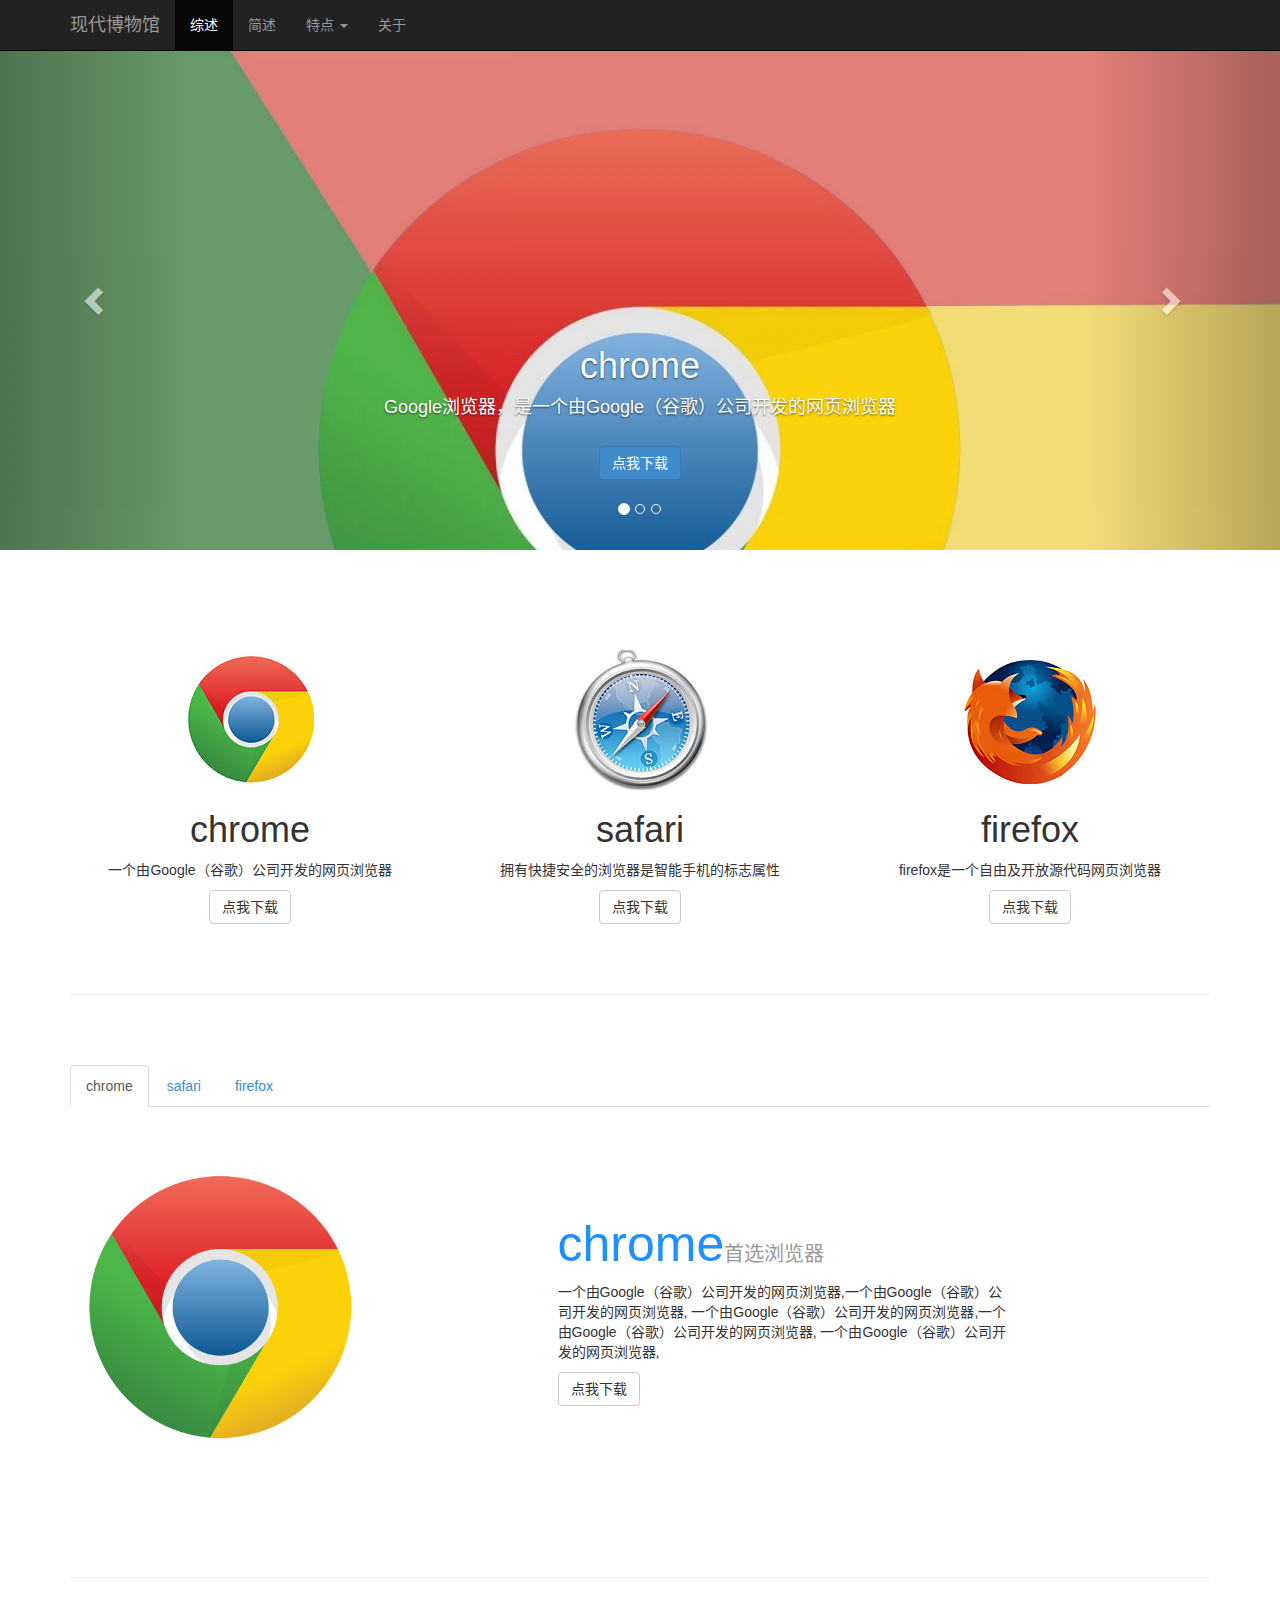
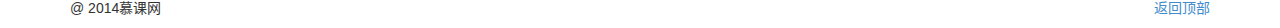
<file: Browser display page/index.html>
<!DOCTYPE html>
<html lang="zh-CN">
    <head>
        <meta charset="utf-8">
        <meta http-equiv="X-UA-Compatible" content="IE=edge">
        <meta name="viewport" content="width=device-width, initial-scale=1">
        <title>浏览器展示页面</title>
        <link href="css/bootstrap.min.css" rel="stylesheet">
        <link href="style.css" rel="stylesheet">
        <!--[if lt IE 9]>
        <script src="js/html5shiv.js"></script>
        <script src="js/respond.min.js"></script>
        <![endif]-->
    </head>
    <body>
        <nav class="navbar navbar-default navbar-inverse navbar-fixed-top" role="navigation">
        <div class="container">
            <div class="navbar-header">
                <button type="button" class="navbar-toggle collapsed" data-toggle="collapse" data-target="#bs-example-navbar-collapse-1">
                    <span class="sr-only">Toggle navigation</span>
                    <span class="icon-bar"></span>
                    <span class="icon-bar"></span>
                    <span class="icon-bar"></span>
                </button>
                <a class="navbar-brand" href="#">现代博物馆</a>
            </div>

            <div class="collapse navbar-collapse" id="bs-example-navbar-collapse-1">
                <ul class="nav navbar-nav">
                    <li class="active"><a href="#top">综述</a></li>
                    <li><a href="#threeColumn">简述</a></li>
                    <li class="dropdown">
                        <a href="#" class="dropdown-toggle" data-toggle="dropdown" role="button" aria-haspopup="true" aria-expanded="false">
                            特点
                            <span class="caret"></span>
                        </a>
                        <ul class="dropdown-menu" aria-labelledby="dropdownMenu1">
                            <li><a href="#chrome">chrome</a></li>
                            <li><a href="#safari">safari</a></li>
                            <li><a href="#firefox">firefox</a></li>
                        </ul>
                    </li>
                    <li><a href="#" data-toggle="modal" data-target=".modal">关于</a></li>
                </ul>
            </div>
        </div>
    </nav>
        <div id="carousel-example-generic" class="carousel slide" data-ride="carousel">
            <ol class="carousel-indicators">
                <li data-target="#carousel-example-generic" data-slide-to="0" class="active"></li>
                <li data-target="#carousel-example-generic" data-slide-to="1"></li>
                <li data-target="#carousel-example-generic" data-slide-to="2"></li>
            </ol>
            <div class="carousel-inner" role="listbox">
                <div class="item active">
                    <img src="images/chrome-big.jpg" alt="chrome">
                    <div class="carousel-caption">
                        <h1>chrome</h1>
                        <p>Google浏览器，是一个由Google（谷歌）公司开发的网页浏览器</p>
                        <button class="btn btn-primary">点我下载</button>
                    </div>
                </div>
                <div class="item">
                    <img src="images/safari-big.jpg" alt="safari">
                    <div class="carousel-caption">
                        <h1>safari</h1>
                        <p>拥有快捷安全的浏览器是智能手机的标志属性</p>
                        <button class="btn btn-primary">点我下载</button>
                    </div>
                </div>
                <div class="item">
                    <img src="images/firefox-big.jpg" alt="firefox">
                    <div class="carousel-caption">
                        <h1>firefox</h1>
                        <p>firefox是一个自由及开放源代码网页浏览器</p>
                        <button class="btn btn-primary">点我下载</button>
                    </div>
                </div>
            </div>
            <a class="left carousel-control" href="#carousel-example-generic" role="button" data-slide="prev">
                <span class="glyphicon glyphicon-chevron-left" aria-hidden="true"></span>
                <span class="sr-only">上一页</span>
            </a>
            <a class="right carousel-control" href="#carousel-example-generic" role="button" data-slide="next">
                <span class="glyphicon glyphicon-chevron-right" aria-hidden="true"></span>
                <span class="sr-only">下一页</span>
            </a>
        </div>
        <div class="container">
            <div class="row" id="threeColumn">
                <div class="col-md-4">
                    <img src="images/chrome-logo-small.jpg" alt="chrome" />
                    <h1>chrome</h1>
                    <p>一个由Google（谷歌）公司开发的网页浏览器</p>
                    <button class="btn btn-default">点我下载</button>
                </div>
                <div class="col-md-4">
                    <img src="images/safari-logo-small.jpg" alt="safari" />
                    <h1>safari</h1>
                    <p>拥有快捷安全的浏览器是智能手机的标志属性</p>
                    <button class="btn btn-default">点我下载</button>
                </div>
                <div class="col-md-4">
                    <img src="images/firefox-logo-small.jpg" alt="firefox" />
                    <h1>firefox</h1>
                    <p>firefox是一个自由及开放源代码网页浏览器</p>
                    <button class="btn btn-default">点我下载</button>
                </div>
            </div>
            <hr class="divider">
            <div class="tabs" id="tab-list">
                <ul class="nav nav-tabs" role="tablist">
                    <li role="presentation" class="active"><a href="#chrome" aria-controls="chrome" role="tab" data-toggle="tab">chrome</a></li>
                    <li role="presentation"><a href="#safari" aria-controls="safari" role="tab" data-toggle="tab">safari</a></li>
                    <li role="presentation"><a href="#firefox" aria-controls="firefox" role="tab" data-toggle="tab">firefox</a></li>
                </ul>
                <div class="tab-content">
                    <div role="tabpanel" class="tab-pane active" id="chrome">
                        <div class="row info-text">
                            <div class="col-md-5">
                                <img src="images/chrome-logo.jpg" alt="chrome" />
                            </div>
                            <div class="col-md-7">
                                <h1>chrome<small>首选浏览器</small></h1>
                                <p>一个由Google（谷歌）公司开发的网页浏览器,一个由Google（谷歌）公司开发的网页浏览器,
                                    一个由Google（谷歌）公司开发的网页浏览器,一个由Google（谷歌）公司开发的网页浏览器,
                                    一个由Google（谷歌）公司开发的网页浏览器,</p>
                                <button class="btn btn-default">点我下载</button>
                            </div>
                        </div>
                    </div>
                    <div role="tabpanel" class="tab-pane" id="safari">
                        <div class="row info-text">
                            <div class="col-md-7">
                                <h1>safari<small>首选浏览器</small></h1>
                                <p>拥有快捷安全的浏览器是智能手机的标志属性,拥有快捷安全的浏览器是智能手机的标志属性,
                                    拥有快捷安全的浏览器是智能手机的标志属性,拥有快捷安全的浏览器是智能手机的标志属性,
                                    拥有快捷安全的浏览器是智能手机的标志属性,</p>
                                <button class="btn btn-default">点我下载 </button>
                            </div>
                            <div class="col-md-5">
                                <img src="images/safari-logo.jpg" alt="safari" />
                            </div>
                        </div>
                    </div>
                    <div role="tabpanel" class="tab-pane" id="firefox">
                        <div class="row info-text">
                            <div class="col-md-5">
                                <img src="images/firefox-logo.jpg" alt="firefox" />
                            </div>
                            <div class="col-md-7">
                                <h1>firefox<small>首选浏览器</small></h1>
                                <p>firefox是一个自由及开放源代码网页浏览器,firefox是一个自由及开放源代码网页浏览器,
                                    firefox是一个自由及开放源代码网页浏览器,firefox是一个自由及开放源代码网页浏览器,
                                    firefox是一个自由及开放源代码网页浏览器,</p>
                                <button class="btn btn-default">点我下载</button>
                            </div>
                        </div>
                    </div>
                </div>
            </div>

            <hr>

            <div>
                <footer>
                    <p class="pull-right"><a href="#top">返回顶部</a></p>
                    <p>@ 2014慕课网</p>
                </footer>
            </div>
        </div>

    <div class="modal fade">
        <div class="modal-dialog">
            <div class="modal-content">
                <div class="modal-header">
                    <button type="button" class="close" data-dismiss="modal" aria-label="Close"><span aria-hidden="true">&times;</span></button>
                    <h4 class="modal-title">关于</h4>
                </div>
                <div class="modal-body">
                    <p>以独家视频教程、在线编程工具、学习计划、问答社区为核心特色。
                        在这里，你可以找到最好的互联网技术牛人，也可以通过免费的在线公开视频课程学习国内领先的互联网IT技术。</p>
                </div>
                <div class="modal-footer">
                    <button type="button" class="btn btn-default" data-dismiss="modal">了解了</button>
                </div>
            </div>
        </div>
    </div>
    <script src="js/jquery-1.11.1.min.js"></script>
    <script src="js/bootstrap.min.js"></script>
    <script>
        $(document).ready(function(){
            $("#bs-example-navbar-collapse-1 .dropdown-menu a").click(function(){
                var href=$(this).attr("href");

                $("#tab-list a[href='"+href+"']").tab("show");
            });
        });
    </script>
    </body>
</html>
</file>
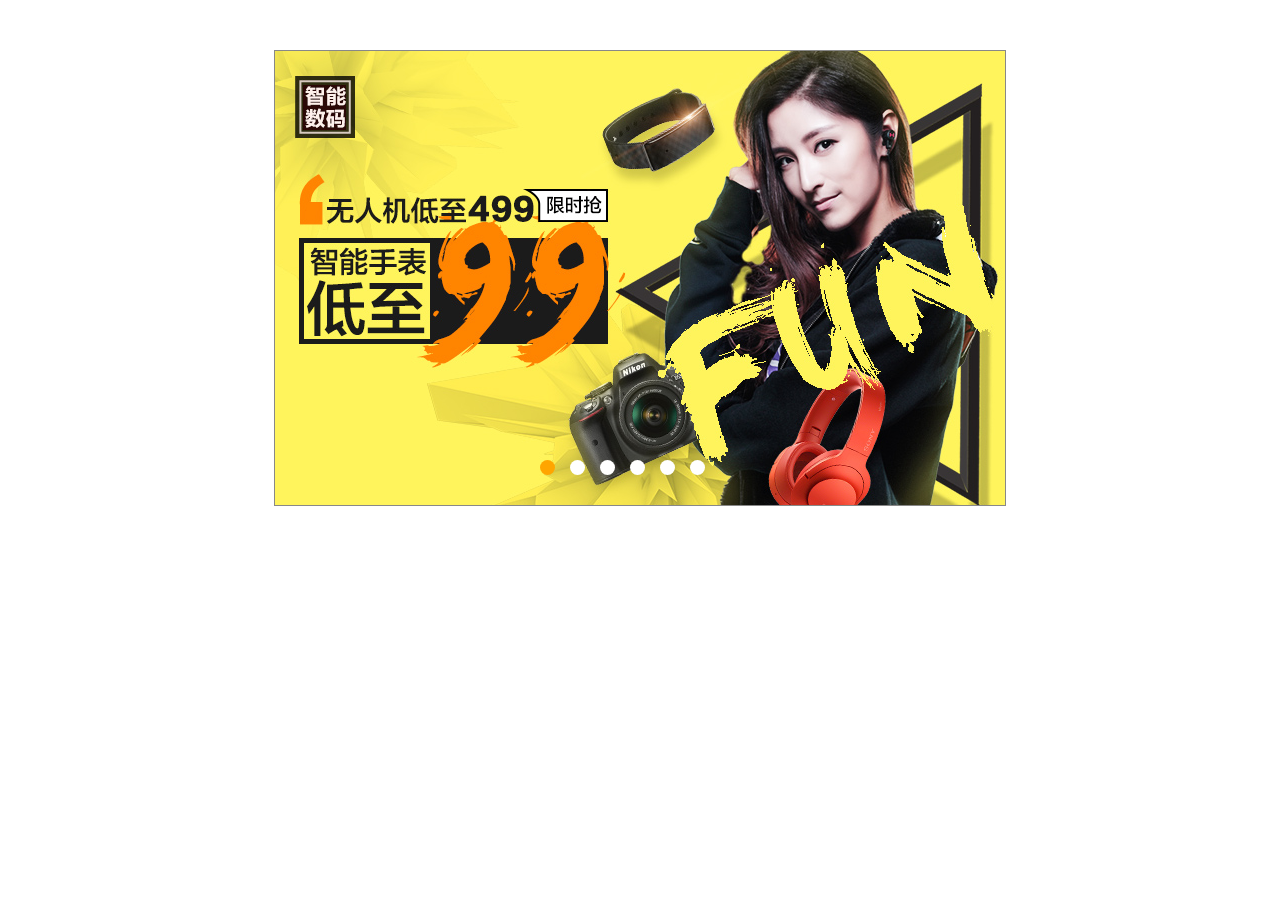
<file: carousel/index.html>
<!DOCTYPE html>
<html lang="en">
<head>
	<meta charset="UTF-8">
	<title>Carousel</title>
	<script type="text/javascript" src="jquery-1.11.1.min.js"></script>
	<style type="text/css">
		.body,ul,ul li{
			margin:0;
			padding: 0;
		}
		.carousel{
			height:454px;
			width:730px;
			margin:50px auto;
			border:1px solid #888;
			overflow:hidden;
			font-size:33px;
			color:#fff;
			font-weight:900;
			position:relative;
		}
		.carousel .pic{
			list-style: none;
			width:5555px;
			position:absolute;
			top:0;
			left:0;
		}
		.carousel ul li
		{
			float:left;
		}
		.btn{
			height:80px;
			width:50px;
			line-height:80px;
			text-align:center;
			opacity:0.8;
			background-color:#444;
			cursor:pointer;
			display: none;
			position:absolute;
			top:200px;
			z-index: 555;
		}
		.pre{
			left:0px;
		}
		.next{
			right:0px;
		}
		.carousel:hover .btn{
			display: block;
		}
		.num{
			list-style:none;
			position:absolute;
			bottom:30px;
			left:250px;
		}
		.num li{
			height:15px;
			width:15px;
			background-color:#fff;
			margin-left:15px;
			border-radius:50%;
			-moz-border-radius:50%;
			-webkit-border-radius:50%;
			-ms-border-radius:50%;
			-o-border-radius:50%;
		}
		.num li.on{
			background-color: orange;
		}
	</style>
</head>
<body>
	<div class="carousel">
		<ul class="pic">
			<li><a href="#"><img src="images/1.jpg" /></a>
			<li><a href="#"><img src="images/2.jpg" /></a>
			<li><a href="#"><img src="images/3.jpg" /></a>
			<li><a href="#"><img src="images/4.jpg" /></a>
			<li><a href="#"><img src="images/5.jpg" /></a>
			<li><a href="#"><img src="images/6.jpg" /></a>
		</ul>
		<ul class="num">
			
		</ul>
		<div class="btn pre">&lt</div>
		<div class="btn next">&gt</div>
	</div>

	<script type="text/javascript">
		$(document).ready(function () {
			var i = 0;
			//clone
			var clone = $(".pic li").first().clone();
			$(".pic").append(clone);
			var size = $(".pic li").size();
			
			for (var j = 0; j < size - 1; j++) {
				$(".num").append("<li></li>");
			}

			$(".num li").first().addClass("on");

			//Automatic carousel
			var auto = setInterval(function () {
				i++;
				move();
			},2000);

			//Hover event
			$(".carousel").hover(function () {
				clearInterval(auto);
			},function () {
				auto = setInterval(function () {
					i++;
					move();
				},2000);
			})

			//Dot switch
			$(".num li").hover(function () {
				var index = $(this).index();
				i = index;
				$(".pic").stop().animate({ left:-index * 730},500);
				$(this).addClass("on").siblings().removeClass("on");
			})

			//Button to the left 
			$(".pre").click(function () {
				i--;
				move();
			})

			//Button to the right
			$(".next").click(function () {
				i++;
				move();
			})
			
			//Move event
			function move() {			
				if (i == size) {
					$(".pic").css({left: 0 });
					i = 1;
				}

				// if (i == -1) {
				// 	$(".pic").css({left: -(size - 1) * 730});
				// 	i = size - 2;
				// }

				$(".pic").stop().animate({left: -i * 730 },500);

				if (i == size - 1) {
					$(".num li").eq(0).addClass("on").siblings().removeClass("on");
				} else {
					$(".num li").eq(i).addClass("on").siblings().removeClass("on");
				}
			}

		})
	</script>
</body>
</html>
</file>
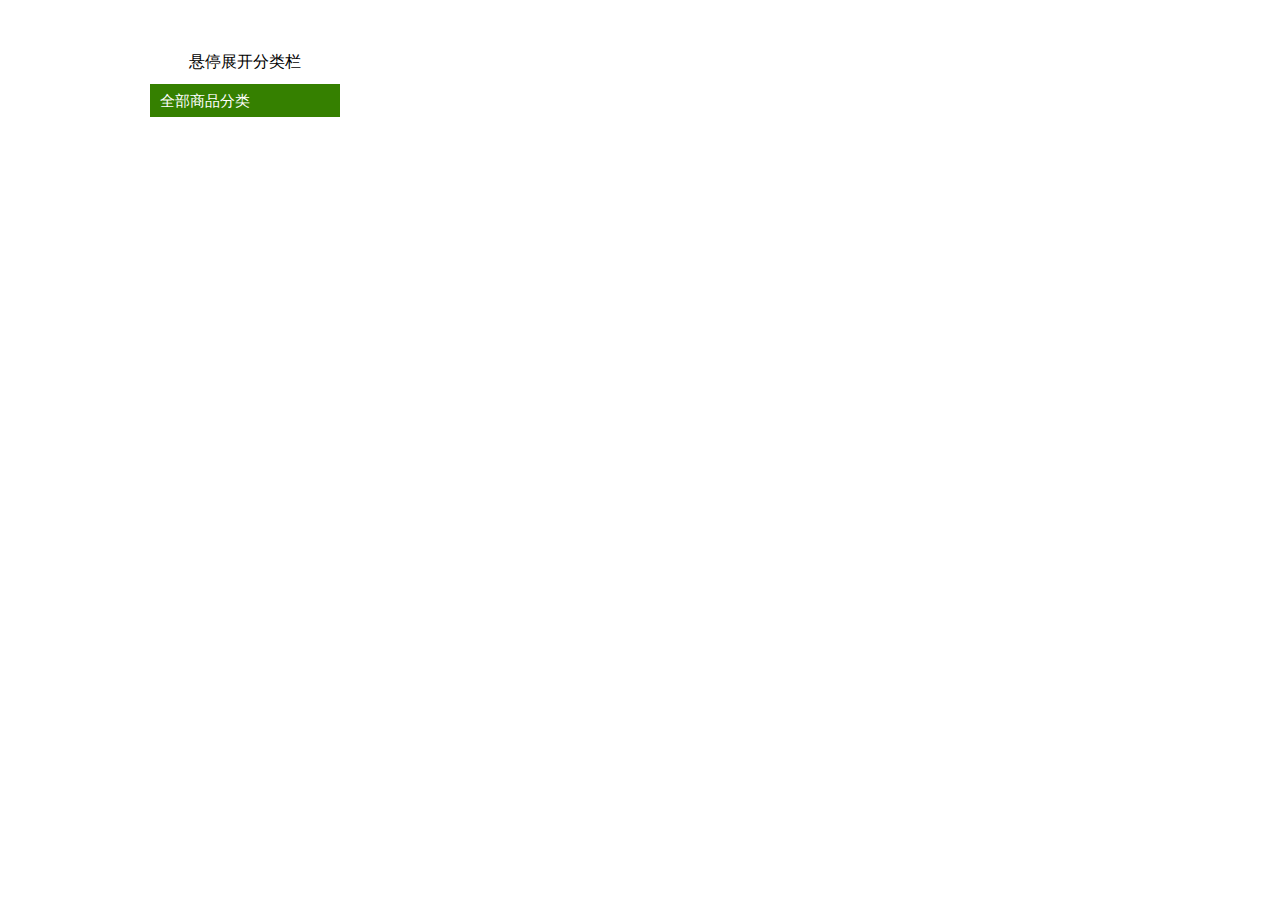
<file: Mall classified menu/index.html>
<!DOCTYPE html>
<html lang="en">
<head>
	<meta charset="UTF-8">
	<title>商城分类栏</title>
	<link rel="stylesheet" type="text/css" href="css/reset.css" />
	<link rel="stylesheet" type="text/css" href="css/style.css" />
</head>
<body>
	<div class="box">
		<p>悬停展开分类栏</p>
		<div class="allbtn">
			<h2><a href="#" title="">全部商品分类</a></h2>
			<ul class="class-section">
				<li class="btn1 clear">
					<h3>
						<span></span>
						<a href="#" title="">各地名优茶</a>
					</h3>
					<div class="clear">
						<dl>
							<dt>热门</dt>
							<dd>
								<a href="#">西湖龙井</a>
								<a href="#">金骏眉</a>
								<a href="#">大红袍</a>
								<a href="#">铁观音</a>
							</dd>
						</dl>
						<dl>
							<dt>名茶</dt>
							<dd>
								<a href="#">红茶</a>
								<a href="#">绿茶</a>
								<a href="#">乌龙茶</a>
								<a href="#">黑茶</a>
								<a href="#">白茶</a>
							</dd>
						</dl>
					</div>
					<div class="level2">
						<dl>
							<dt>绿茶</dt>
							<dd>
								<a href="#">西湖龙井</a>
								<a href="#">龙井</a>
								<a href="#">黄山毛峰</a>
								<a href="#">其他绿茶</a>
							</dd>
							<dt>乌龙茶</dt>
							<dd>
								<a href="#">铁观音</a>
								<a href="#">大红袍</a>
								<a href="#">水仙</a>
								<a href="#">肉桂</a>
								<a href="#">台湾乌龙</a>
								<a href="#">其他</a>
								<a href="#">乌龙茶</a>
							</dd>
							<dt>红茶</dt>
							<dd>
								<a href="#">金骏眉</a>
								<a href="#">正山小种</a>
								<a href="#">祁门红茶</a>
								<a href="#">坦洋工夫</a>
								<a href="#">其他红茶</a>
								<a href="#">政和工夫</a>
								<a href="#">滇红工夫</a>
							</dd>
							<dt>黑茶</dt>
							<dd>
								<a href="#">白沙溪黑茶</a>
								<a href="#">普洱茶饼</a>
								<a href="#">普洱沱茶</a>
								<a href="#">普洱茶砖</a>
								<a href="#">普洱散茶</a>
								<a href="#">其他黑茶</a>
							</dd>
							<dt>白茶</dt>
							<dd>
								<a href="#">白牡丹</a>
								<a href="#">白毫银针</a>
								<a href="#">寿眉</a>			
								<a href="#">其他白茶</a>
							</dd>
						</dl>
						<dl>
							<dt>品牌</dt>
							<dd>
								<a href="#">滋恩</a>
								<a href="#">远荣</a>
								<a href="#">顶峰</a>			
								<a href="#">公泰</a>
								<a href="#">一品堂</a>
								<a href="#">好吉</a>
								<a href="#">绿雪芽</a>
								<a href="#">台湾梅山制茶</a>
								<a href="#">白沙溪</a>
								<a href="#">联兴茶叶</a>
							</dd>
						</dl>
						<dl>
							<dt>价格</dt>
							<dd>
								<a href="#">100元及以下</a>
								<a href="#">100-300元</a>
								<a href="#">300元及以上</a>						
							</dd>
						</dl>
						<dl>
							<dt>净含量</dt>
							<dd>
								<a href="#">50g及以下</a>
								<a href="#">51-100g</a>
								<a href="#">101-250g</a>
								<a href="#">250g以上</a>						
							</dd>
						</dl>
						<dl>
							<dt>包装</dt>
							<dd>
								<a href="#">经济自饮装</a>
								<a href="#">精美礼品装</a>						
							</dd>
						</dl>
						<span><a href=""></a></span>
					</div>
				</li>
				<li class="btn2 clear">
					<h3>
						<span></span>
						<a href="#" title="">花草保健茶</a>
					</h3>
					<div class="clear">
						<dl>
							<dt>推荐</dt>
							<dd>
								<a href="#">大麦茶</a>
								<a href="#">苦芥茶</a>
								<a href="#">玫瑰花茶</a>
								<a href="#">雪菊</a>
								<a href="#">蜂蜜木瓜粉</a>
							</dd>
						</dl>
					</div>
					<div class="level2">
						<dl>
							<dt>瘦身</dt>
							<dd>
								<a href="#">玫瑰荷叶茶</a>
								<a href="#">玄米茶</a>
								<a href="#">兰香子</a>
								<a href="#">纤维泡腾片</a>
								<a href="#">青梅苹果酸</a>
								<a href="#">三草茶</a>
							</dd>
							<dt>美容</dt>
							<dd>
								<a href="#">法兰西玫瑰</a>
								<a href="#">冻干柠檬片</a>
								<a href="#">果粒茶</a>
								<a href="#">大麦茶</a>
								<a href="#">蜂蜜抹茶粉</a>	
							</dd>
							<dt>丰胸</dt>
							<dd>
								<a href="#">木瓜葛根粉</a>
								<a href="#">蜂蜜木瓜粉</a>
								<a href="#">红酒木瓜丽人饮</a>
							</dd>
						</dl>
						<dl>
							<dt>品牌</dt>
							<dd>
								<a href="#">与花香</a>
								<a href="#">美丽快攻</a>
								<a href="#">顶峰</a>	
							</dd>
						</dl>
						<dl>
							<dt>价格</dt>
							<dd>
								<a href="#">100元及以下</a>
								<a href="#">100-300元</a>
								<a href="#">300元及以上</a>						
							</dd>
						</dl>
						<dl>
							<dt>净含量</dt>
							<dd>
								<a href="#">50g及以下</a>
								<a href="#">51-100g</a>
								<a href="#">101-250g</a>
								<a href="#">250g以上</a>						
							</dd>
						</dl>
						<dl>
							<dt>包装</dt>
							<dd>
								<a href="#">经济自饮装</a>
								<a href="#">精美礼品装</a>						
							</dd>
						</dl>
						<span><a href=""></a></span>
					</div>
				</li>
				<li class="btn3 clear">
					<h3>
						<span></span>
						<a href="#" title="">精选茶具</a>
					</h3>
					<div class="clear">
						<dl>
							<dt>推荐</dt>
							<dd>
								<a href="#">功夫茶具</a>
								<a href="#">个人杯</a>
								<a href="#">茶宠</a>
								<a href="#">茶叶罐</a>
							</dd>
						</dl>
					</div>
					<div class="level2 clear">
						<dl>
							<dt>陶瓷</dt>
							<dd>
								<a href="#">茶叶罐</a>
								<a href="#">功夫茶具</a>
								<a href="#">茶壶</a>
								<a href="#">茶宠</a>
								<a href="#">茶杯</a>
								<a href="#">茶具礼盒</a>
							</dd>
						</dl>
						<dl>
							<dt>品牌</dt>
							<dd>
								<a href="#">恒越</a>
								<a href="#">卓越</a>
								<a href="#">国尊陶瓷</a>	
								<a href="#">宏远达</a>	
								<a href="#">福万利</a>	
							</dd>
						</dl>
						<dl>
							<dt>价格</dt>
							<dd>
								<a href="#">100元及以下</a>
								<a href="#">100-300元</a>
								<a href="#">300元及以上</a>						
							</dd>
						</dl>
						<dl>
							<dt>净含量</dt>
							<dd>
								<a href="#">50g及以下</a>
								<a href="#">51-100g</a>
								<a href="#">101-250g</a>
								<a href="#">250g以上</a>						
							</dd>
						</dl>
						<dl>
							<dt>包装</dt>
							<dd>
								<a href="#">经济自饮装</a>
								<a href="#">精美礼品装</a>						
							</dd>
						</dl>
						<span><a href=""></a></span>
					</div>
				</li>
				<li class="btn4 clear">
					<h3>
						<span></span>
						<a href="#" title="">可口茶食</a>
					</h3>
					<div  class="clear">
						<dl>
							<dt>推荐</dt>
							<dd>
								<a href="#">橄榄</a>
								<a href="#">冰糖杨梅</a>
								<a href="#">酸甜梅</a>
							</dd>
						</dl>
					</div>
					<div class="level2 clear">
						<dl>
							<dt>干果</dt>
							<dd>
								<a href="#">杏仁</a>
								<a href="#">瓜子</a>
								<a href="#">开心果</a>
							</dd>
							<dt>零食</dt>
							<dd>
								<a href="#">水晶柠檬片</a>
								<a href="#">方块酥</a>
								<a href="#">凤梨酥</a>
								<a href="#">燕麦巧克力</a>
							</dd>
						</dl>
						<dl>
							<dt>品牌</dt>
							<dd>
								<a href="#">恒越</a>
								<a href="#">卓越</a>
								<a href="#">国尊陶瓷</a>	
								<a href="#">宏远达</a>	
								<a href="#">福万利</a>	
							</dd>
						</dl>
						<dl>
							<dt>价格</dt>
							<dd>
								<a href="#">100元及以下</a>
								<a href="#">100-300元</a>
								<a href="#">300元及以上</a>						
							</dd>
						</dl>
						<dl>
							<dt>净含量</dt>
							<dd>
								<a href="#">50g及以下</a>
								<a href="#">51-100g</a>
								<a href="#">101-250g</a>
								<a href="#">250g以上</a>						
							</dd>
						</dl>
						<dl>
							<dt>包装</dt>
							<dd>
								<a href="#">经济自饮装</a>
								<a href="#">精美礼品装</a>						
							</dd>
						</dl>
						<span><a href=""></a></span>
					</div>
				</li>
			</ul>
		</div>
	</div>	
</body>
</html>
</file>
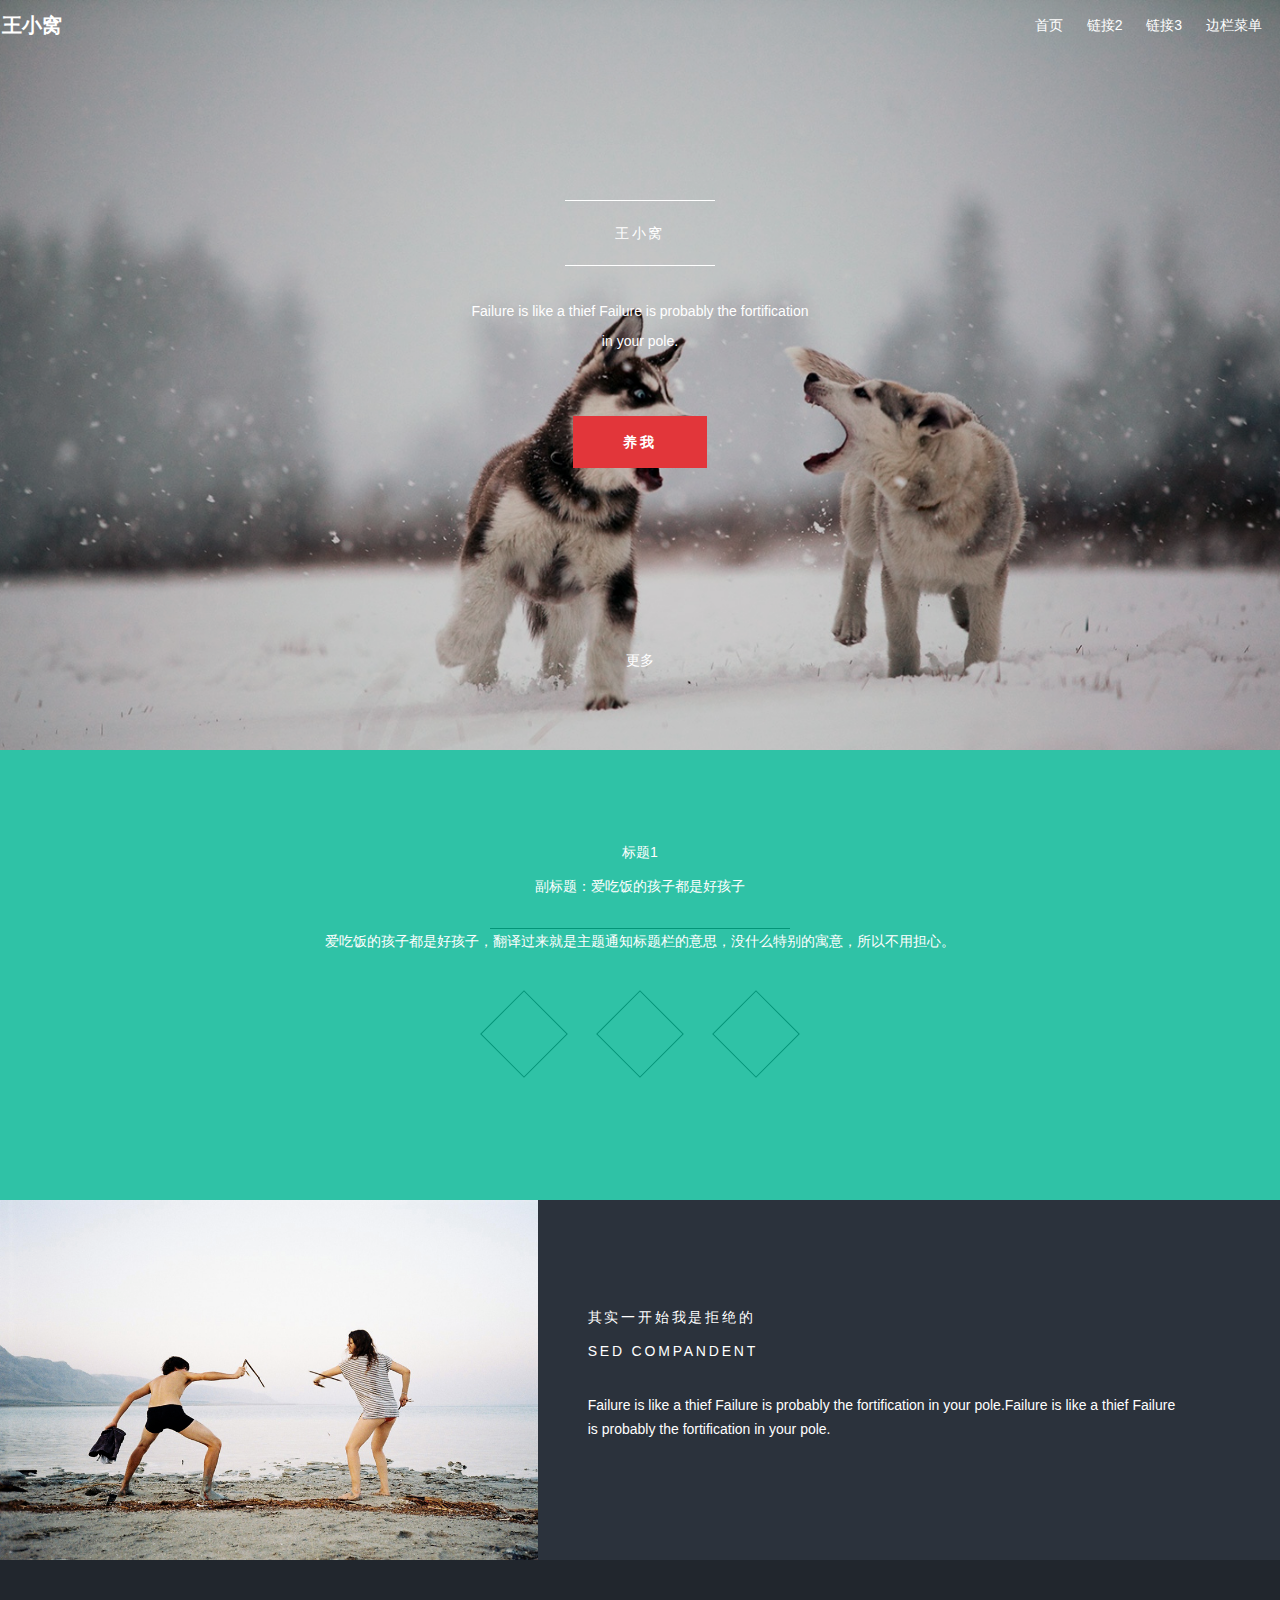
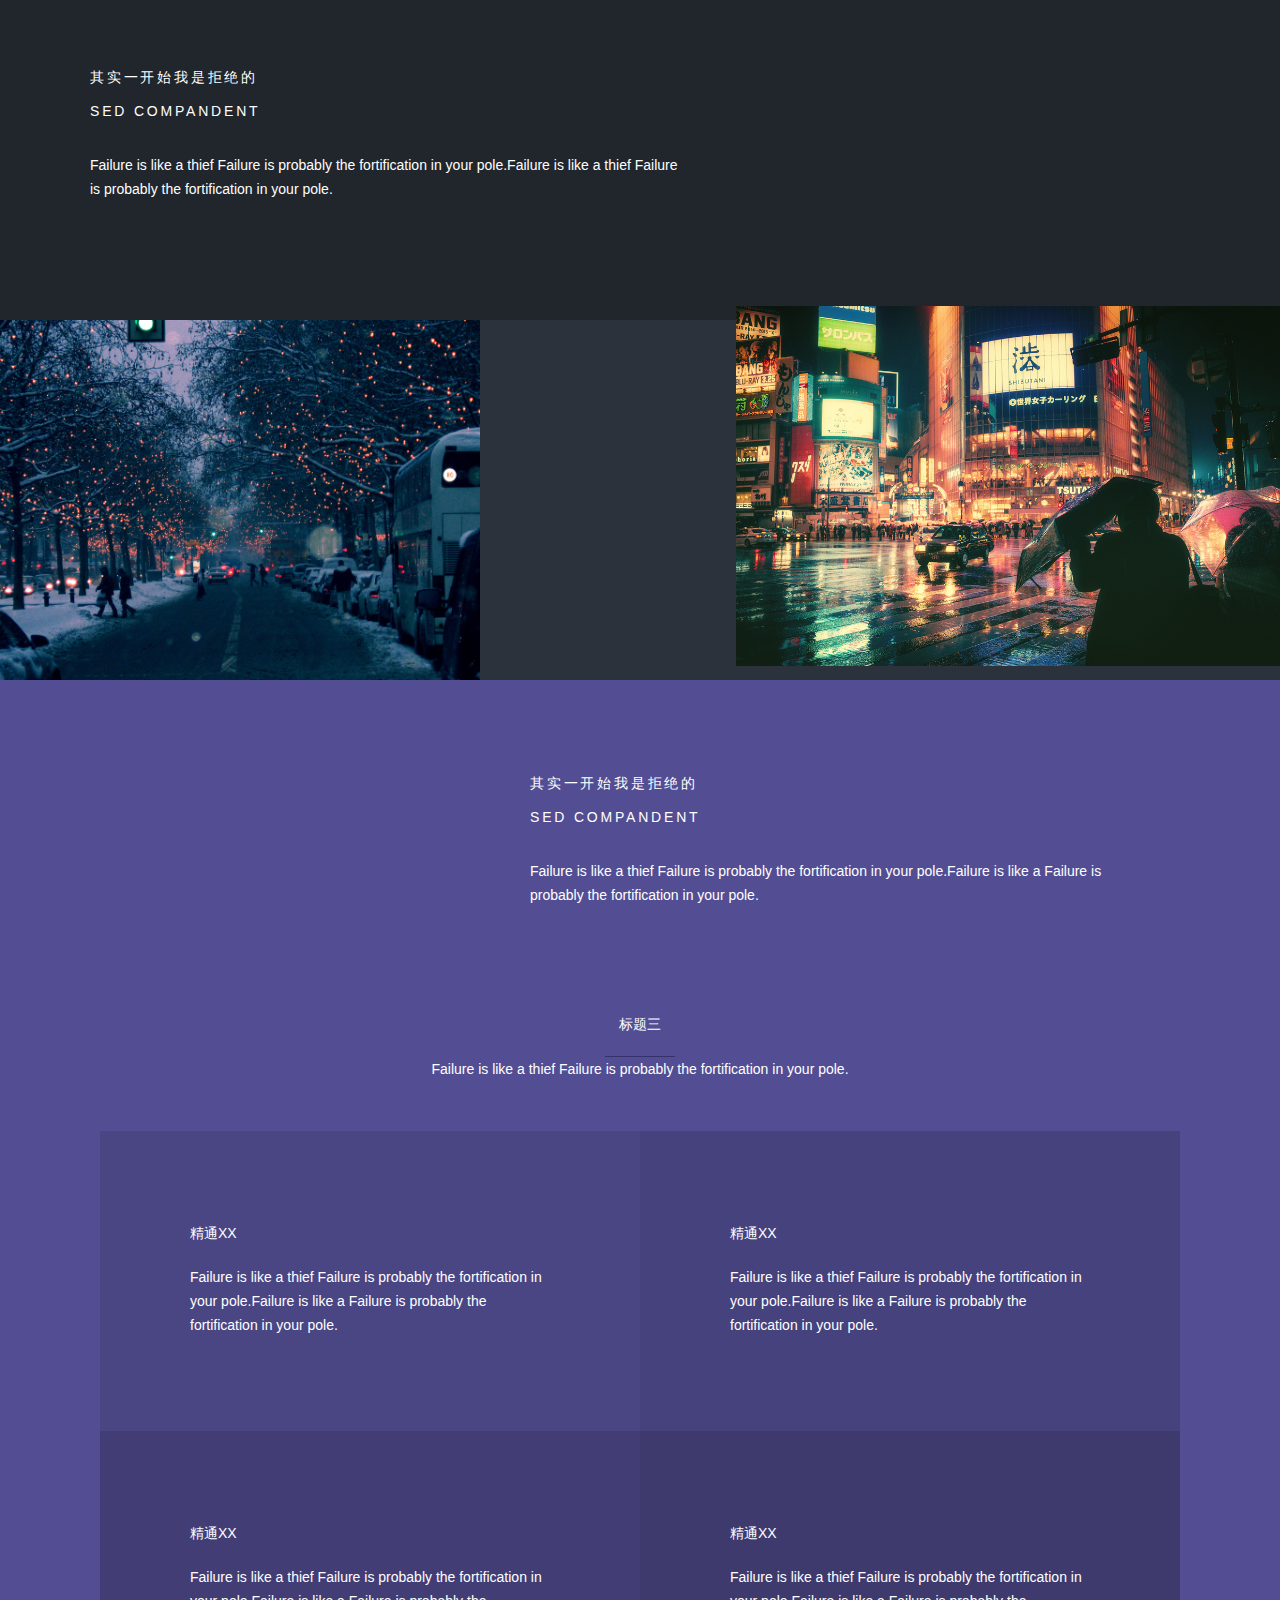
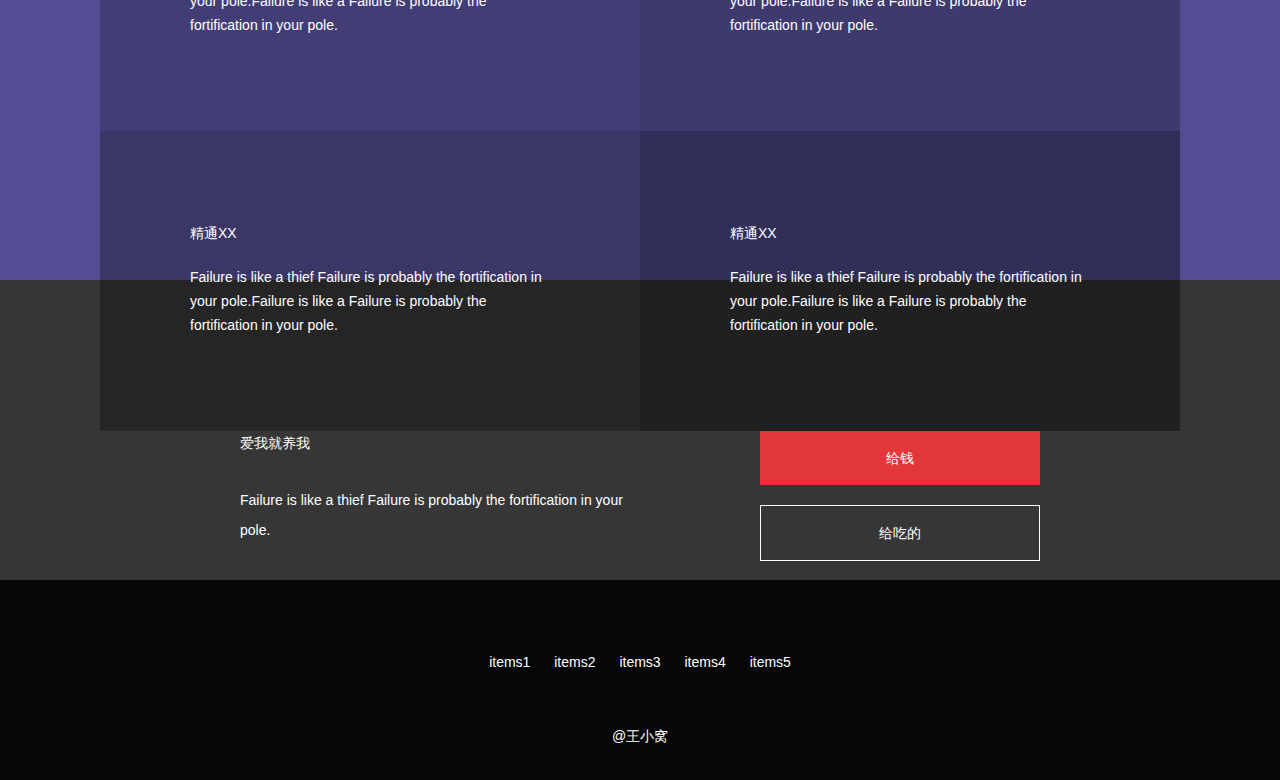
<file: wangxiaowo/index.html>
<!DOCTYPE HTML>
<html lang="en">
    <head>
        <meta charset="utf-8" />
        <title>王小窝博客</title>
        <link rel="stylesheet" href="css/reset.css" />
        <link rel="stylesheet" href="css/main.css" />
    </head>
    <body>
        <div class="main-wrapper">
            <header> <!--页面开始-->
                <div id="nav">
                    <div class="logo"><a href="#">王小窝</a></div>
                    <ul>
                        <li><a href="#">首页</a></li>
                        <li><a href="#">链接2</a></li>
                        <li><a href="#">链接3</a></li>
                        <li id="sidebar-trigger"><a href="#">边栏菜单</a></li>
                    </ul>
                </div>
                <div id="banner">
                    <div class="inner">
                        <h2>王小窝</h2>
                        <p class="inner_text">
                            Failure is like a thief Failure is probably the
                            fortification in your pole.
                        </p>
                        <button>养我</button>
                        <div class="more">
                            <p>更多</p>
                        </div>
                    </div>

                </div>
            </header><!--页面结束-->
            <conment><!--页面内容开始-->
                <div id="sectionOne">
                    <div class="con_title">
                        <h2>标题1</h2>
                        <h3>副标题：爱吃饭的孩子都是好孩子</h3>
                        <p>爱吃饭的孩子都是好孩子，翻译过来就是主题通知标题栏的意思，没什么特别的寓意，所以不用担心。</p>
                    </div>
                    <div class="con_icon">
                        <ul>
                            <li></li>
                            <li></li>
                            <li></li>
                        </ul>
                    </div>
                </div>
                <div id="sectionTwo">
                    <div class="article_one">
                        <img src="img/pic01.jpg" />
                        <div class="text">
                            <h3>其实一开始我是拒绝的</h3>
                            <h4>SED COMPANDENT</h4>
                            <P> Failure is like a thief Failure is probably the
                                fortification in your pole.Failure is like a thief Failure is probably the
                                fortification in your pole.
                            </P>
                        </div>
                    </div>
                    <div class="article_two">
                        <div class="text">
                            <h3>其实一开始我是拒绝的</h3>
                            <h4>SED COMPANDENT</h4>
                            <P> Failure is like a thief Failure is probably the
                                fortification in your pole.Failure is like a thief Failure is probably the
                                fortification in your pole.
                            </P>
                        </div>
                        <img src="img/pic02.jpg" />
                    </div>
                    <div class="article_three">
                        <img src="img/pic03.jpg" />
                        <div class="text">
                            <h3>其实一开始我是拒绝的</h3>
                            <h4>SED COMPANDENT</h4>
                            <P> Failure is like a thief Failure is probably the
                                fortification in your pole.Failure is like a  Failure is probably the
                                fortification in your pole.
                            </P>
                        </div>
                    </div>
                </div>
                <div id="sectionThree">
                     <div class="wrapper">
                        <div class="header-wrapper">
                            <h3>标题三</h3>
                            <p>Failure is like a thief Failure is probably the
                                fortification in your pole.</p>
                        </div>
                        <div class="cardgroup">
                            <div class="card">
                                <h4>精通XX</h4>
                                <p>Failure is like a thief Failure is probably the
                                    fortification in your pole.Failure is like a  Failure is probably the
                                    fortification in your pole.
                                </p>
                            </div>
                            <div class="card">
                                <h4>精通XX</h4>
                                <p>Failure is like a thief Failure is probably the
                                    fortification in your pole.Failure is like a  Failure is probably the
                                    fortification in your pole.
                                </p>
                            </div>
                            <div class="card">
                                <h4>精通XX</h4>
                                <p>Failure is like a thief Failure is probably the
                                    fortification in your pole.Failure is like a  Failure is probably the
                                    fortification in your pole.
                                </p>
                            </div>
                            <div class="card">
                                <h4>精通XX</h4>
                                <p>Failure is like a thief Failure is probably the
                                    fortification in your pole.Failure is like a  Failure is probably the
                                    fortification in your pole.
                                </p>
                            </div>
                            <div class="card">
                                <h4>精通XX</h4>
                                <p>Failure is like a thief Failure is probably the
                                    fortification in your pole.Failure is like a  Failure is probably the
                                    fortification in your pole.
                                </p>
                            </div>
                            <div class="card">
                                <h4>精通XX</h4>
                                <p>Failure is like a thief Failure is probably the
                                    fortification in your pole.Failure is like a  Failure is probably the
                                    fortification in your pole.
                                </p>
                            </div>
                        </div>
                    </div>
                </div>
            </conment><!--页面内容结束-->
            <footer><!--页脚开始-->
                <div class="reward">
                    <div class="whole">
                        <div class="reward-left">
                            <h3>爱我就养我</h3>
                            <p>Failure is like a thief Failure is probably the
                                fortification in your pole.</p>
                        </div>
                        <div class="reward-right">
                            <div class="button">给钱</div>
                            <div class="button">给吃的</div>
                        </div>
                    </div>
                </div>
                <div class="callme">
                    <div class="footer-icon">
                        <ul>
                            <li>items1</li>
                            <li>items2</li>
                            <li>items3</li>
                            <li>items4</li>
                            <li>items5</li>
                        </ul>
                    </div>
                    <p>@王小窝</p>
                </div>
            </footer><!--页脚结束-->
        </div>
        <div class="mask"></div>
        <div id="sidebar">
            <ul>
                <li><a href="#">items1</a></li>
                <li><a href="#">items2</a></li>
                <li><a href="#">items3</a></li>
                <li><a href="#">items4</a></li>
                <li><a href="#">items5</a></li>
                <li><a href="#">items6</a></li>
            </ul>
        </div>
        <script src="jquery-1.11.3.js"></script>
        <script src="wangxiaowo.js"></script>

    </body>
</html>
</file>
<file: Browser display page/style.css>
body
{
    padding-top: 50px;
    padding-bottom:  0px;

}

.carousel
{
    height:500px;
    background-color:#000;
}

.carousel .item
{
    height: 500px;
    background-color:#000;
}

.carousel .item img
{
    width:100%;
}

.carousel-caption
{
    padding-bottom: 50px;
}

.carousel-caption p
{
    font-size: 18px;
    padding-bottom: 15px;
}

.col-md-4
{
    text-align: center;
    padding-top: 100px;
}

.divider
{
    margin-top: 70px;
}

.tabs
{
    padding: 50px 0px;
}

.info-text
{
    padding: 50px 0px;
}

.info-text img
{
    width:300px;
}

.info-text h1
{
    font-size: 50px;
    color: dodgerblue;
    padding-top:40px;
}

.info-text h1 small
{
    font-size: 20px;
}

.info-text p
{
    width: 70%;
}
</file>
<file: Mall classified menu/css/style.css>
.clear
{
	clear:both;
}

body
{
	font-family:font-family: "Microsoft YaHei";, sans-serif;
}

.box
{
	margin-left: 150px;
	margin-top:50px;
	width:190px;
}

.box p
{
	text-align: center;
	padding-bottom: 10px;
	font-size: 16px;
}

.allbtn
{	
	position:relative;
}

.allbtn h2  a,.allbtn h3 a
{
	font-size:15px;
}

.allbtn a,.allbtn dt
{
	color:#fff;
}

.allbtn h2
{
	height:33px;
	background-color:#358000;
	line-height:33px;
	padding-left:10px;
}

.allbtn h3
{
	height:33px;
	background-color:#559B0D;
	line-height:33px;
	padding-left:10px;
}

.allbtn h3 span 
{
	float:left;
	height:25px;
	width: 25px;
	margin-top: 4px;
}

.allbtn .btn1 h3 span
{
	background: url(../images/spring.png) 0 0 no-repeat;
} 

.allbtn .btn2 h3 span
{
	background: url(../images/spring.png) -26px 0 no-repeat;
} 

.allbtn .btn3 h3 span
{
	background: url(../images/spring.png) -52px 0 no-repeat;
} 

.allbtn .btn4 h3 span
{
	background: url(../images/spring.png) -78px 0 no-repeat;
} 

.allbtn h3 a
{
	margin-left: 15px;
}

.allbtn div
{
	background-color:#60A411;
	width: 100%;
	float:left;
}

.allbtn div dl dt
{
	width:30px;
	float:left;
	margin-left:10px;
	padding: 2px 0px;
}

.allbtn div dl dd
{
	width: 125px;
	float:left;
	margin-left:10px;
	margin-right:10px;
	padding: 2px 0px;
}

.allbtn div dl dd a
{
	padding: 0px 3px;
}

/*-----一级菜单显示隐藏-------*/

.allbtn ul
{
	display: none;
}

.allbtn:hover ul
{
	display: block;
}

/*-----一级菜单hover-------*/

.allbtn ul li:hover h3
{
	background-color:#eee;
}

.allbtn ul li:hover h3 a
{
	color:#444;
}

.allbtn ul li:hover h3 span 
{
	background-position:0 -25px;
}

.allbtn ul li:hover div
{
	background-color:#fff;	
}

.allbtn ul li:hover div dl dt
{
	color:#444;	
}

.allbtn ul li:hover div dl dd a
{
	color:#444;	
}

.allbtn ul li:hover div dl dd a:hover
{
	color:red;
	text-decoration:underline;
}

/*------二级菜单-------*/

.allbtn .level2
{
	width:700px;
	height:480px;
	padding-top: 10px;
	display:none;
	position:absolute;
	top: 35px;
	left:190px;
	background-color: #fff;
	border-right: 3px solid #358000;
	border-bottom: 3px solid #358000;
	box-shadow:4px 4px 6px #666;
}

.allbtn .level2 dl
{
	margin-left: 30px;
	margin-right: 30px;
	float:left;
}

.allbtn .level2 dl:hover
{
	background-color: #eee;
}

.allbtn .level2 dl a,.allbtn .level2 dl dt
{
	color:#444;
}

.allbtn .level2 dl dt
{
	width:75px;
	padding: 6px 0px;
} 

.allbtn .level2 dl dd
{
	width: 530px;
	padding: 6px 0px;
}

.allbtn .level2 dl dd a
{
	padding-right:22px; 
}

.allbtn .level2 dl dd a:hover
{
	color:red;
	text-decoration:underline;
}

.allbtn .level2 span
{
	height:80px;
	width:640px;
	margin-left: 30px;
	margin-top: 10px;
}

.allbtn .btn1 .level2 span
{
	background:url(../images/01.jpg);
}

.allbtn .btn2 .level2 span
{
	background:url(../images/02.jpg);
}

.allbtn .btn3 .level2 span
{
	background:url(../images/03.jpg);
}

.allbtn .btn4 .level2 span
{
	background:url(../images/04.jpg);
}
/*控制二级菜单显示*/
.allbtn ul li:hover .level2
{
	display:block;
}
</file>
<file: wangxiaowo/css/main.css>
body{
    font-family:"Microsoft Yahei",sans-serif;
}

.main-wrapper
{
    background:#444 url("../img/banner.jpg");
    background-repeat:no-repeat;
    background-attachment: fixed;
    background-size: cover;
    background-position:center center;
}

header
{
    background: rgba(0,0,0,0.2);
}

#nav
{
    background:transparent;
    height:50px;
}

#banner
{
    background:transparent;
    height:700px;
    color:#fff;
}

#nav ul
{
    float:right;
    list-style:none;
    margin:0;
}

#nav ul li,.logo a
{
    display:inline-block;
    line-height:50px;
    margin:0px 18px 0px 2px;

}

#nav ul li a
{
    line-height: inherit;
    text-decoration:none;
    display:inline-block;
    height:inherit;
    color:#fff;
}

.logo a
{
    float: left;
    text-decoration: none;
    color:#fff;
    font-size:20px;
    font-weight:700;
}

#banner .inner
{
    width:350px;
    margin:0 auto;
    text-align:center;
    position:relative;
    top:150px;
}

#banner .inner h2
{
    width:150px;
    margin:0 auto;
    padding:20px 0px;
    border-top:1px solid #fff;
    border-bottom:1px solid #fff;
    letter-spacing: .2em;
}

#banner .inner .inner_text
{
    margin:30px 0px;
    line-height:30px;
}

button
{
    color:#fff;
    background-color:#e2363a;
    font-weight:bold;
    letter-spacing: .2em;
    border:none;
    margin:30px;
    padding:14px 50px;
}

#banner .more p
{
    margin-top:150px;
}

#sectionOne
{
    height:450px;
    background-color:#2fc2a6;
}

#sectionOne .con_title
{
    color:#fff;
    text-align:center;
    padding-top:90px;
}

#sectionOne .con_title h2
{
    margin:0;
    padding-bottom:10px;
}

#sectionOne .con_title h3
{
    border-bottom: 1.5px solid #049478;
    width: 300px;
    margin: 0 auto;
    padding-bottom: 30px;
}

#sectionOne .con_icon ul
{
    width:500px;
    margin:0 auto;
    text-align: center;
    list-style:none;
    padding:50px 0px 0px 0px;
}

#sectionOne .con_icon ul li
{
    display:inline-block;
    height:60px;
    width:60px;
    border:1.5px solid #049478;
    margin:0px 25px;
    transform:rotate(45deg);
}

#sectionTwo
{
    color:#fff;
}

.article_one
{
    height:360px;
    background-color:#2b323c;
}

.article_one img
{
    display:block;
    height:inherit;
    float:left;
}

.article_one .text
{
    width:600px;
    float:left;
    margin: 105px 50px;
}

.article_one .text h3
{
    margin:0;
    letter-spacing:.2em;
}

.article_one .text h4
{
    margin:10px 0px 30px 0px;
    letter-spacing:.2em;
}

.article_two
{
    clear:both;
    height:360px;
    background-color:#21262d;
}

.article_two img
{
    display:block;
    height:inherit;
    float:right;
}

.article_two .text
{
    width:600px;
    float:left;
    margin:105px 90px;
}

.article_two .text h3
{
    margin:0;
    letter-spacing:.2em;
}

.article_two .text h4
{
    margin:10px 0px 30px 0px;
    letter-spacing:.2em;
}

.article_three
{
    height:360px;
    background-color:#2b323c;
}

.article_three img
{
    display:inline-block;
    height:inherit;
    float:left;
}

.article_three .text
{
    width:600px;
    float:left;
    margin:105px 50px;
}

.article_three .text h3
{
    margin:0;
    letter-spacing:.2em;
}

.article_three .text h4
{
    margin:10px 0px 30px 0px;
    letter-spacing:.2em;
}

#sectionThree
{
    color:#fff;
    background-color:#534e93;
    height:1200px;
}

.wrapper
{
    width:1080px;
    margin:0 auto;
    padding:50px;
}

.header-wrapper
{
    text-align:center;
}

.header-wrapper h3
{
    padding-bottom:20px;
    width:70px;
    margin:0 auto;
    border-bottom:1.5px solid #35316d;
}

.cardgroup
{
    padding-top: 50px;
}

.card
{
    width:50%;
    height:300px;
    float: left;
}

.card h4
{
    margin:0;
    padding:90px 30px 20px 90px;
}

.card p
{
    padding:0px  90px;
    margin:0;
}

.card:first-child
{
    background: rgba(0,0,0,0.1);
}

.card:nth-child(2)
{
    background:rgba(0,0,0,0.15)
}

.card:nth-child(3)
{
    clear:both;
    background:rgba(0,0,0,0.2)
}

.card:nth-child(4)
{
    background:rgba(0,0,0,0.25)
}

.card:nth-child(5)
{
    clear:both;
    background:rgba(0,0,0,0.3)
}

.card:nth-child(6)
{
    background:rgba(0,0,0,0.4)
}

/*footer 部分*/
.reward
{
    height:300px;
    background: rgba(0,0,0,0.2);
}

.whole
{
    width:800px;
    height:140px;
    margin:0 auto;
    padding-top:100px;
}

.reward-left,.reward-right
{
    width:50%;
    float:left;
    color:#fff;
}

.reward-left h3
{
    margin:0px 0px 30px 0px;
}

.reward-left p
{
    line-height:30px;
}

.reward-right .button
{
    margin-bottom: 20px;
    margin-left: 120px;
    padding:15px 0px;
    text-align: center;
}

.reward-right .button:first-child
{
    background:#e2363a;
}

.reward-right .button:last-child
{
    border: 1px solid #fff;
}

.callme
{
    height:200px;
    background:rgba(0,0,0,0.9);
    color:#fff;
}

.footer-icon
{
    width:1080px;
    margin:0 auto;
}

.footer-icon ul
{
    text-align: center;
    margin:0;
    padding:60px 0px 50px 0px;
}

.footer-icon ul li
{
    margin:10px 10px 0px 10px;
    display:inline-block;
}

.callme p
{
    text-align: center;
}

.mask
{
    display:none;
    background: rgba(0,0,0,0.4);
    position:fixed;
    top:0;
    bottom:0;
    left:0;
    right:0;
}

#sidebar
{
    width:300px;
    height:100%;
    background: #444;
    position:fixed;
    top:0;
    bottom:0;
    right:-300px;
    transition:0.5s;
}

#sidebar ul
{
    margin:0;
    padding:10px 0px 0px 0px;
    list-style: none;
}

#sidebar ul li
{
    line-height:2;
    margin:0;
}

#sidebar ul li a
{
    text-decoration: none;
    width:100%;
    color:#fff;
    padding:2px 30px;
    display:inline-block;
}

#sidebar ul li a:hover
{
    background: #888;
}
</file>
